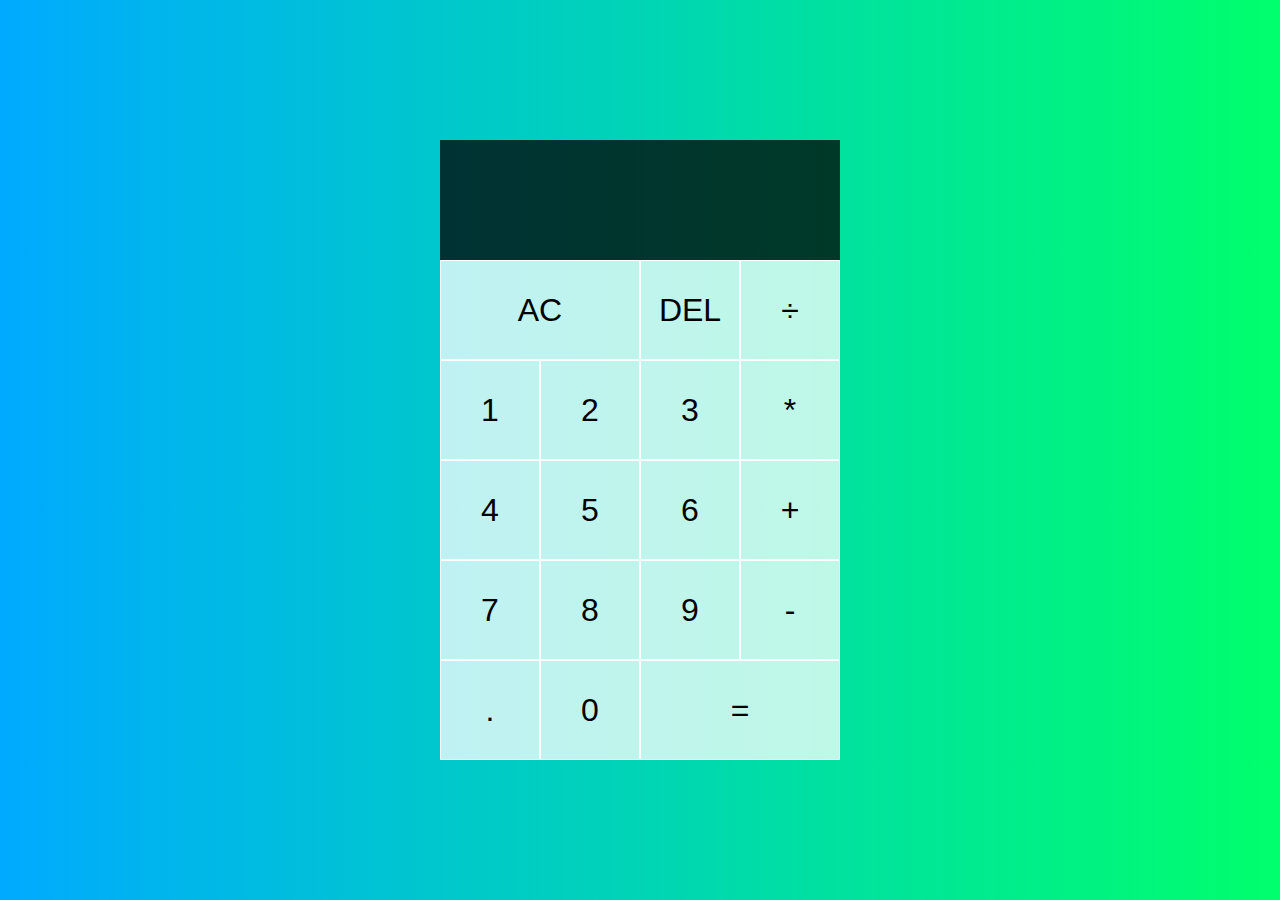
<file: calculator-app/index.html>
<!DOCTYPE html>
<html lang="en">
  <head>
    <meta charset="UTF-8" />
    <meta http-equiv="X-UA-Compatible" content="IE=edge" />
    <meta name="viewport" content="width=device-width, initial-scale=1.0" />
    <title>Calculator</title>
    <link rel="stylesheet" href="style.css" />
    <script src="./script.js" defer></script>
  </head>
  <body>
    <div class="calculator-grid">
      <div class="output">
        <div data-previous-operand class="previous-operand"></div>
        <div data-current-operand class="current-operand"></div>
      </div>
      <button data-all-clear class="span-two">AC</button>
      <button data-delete>DEL</button>
      <button data-operation>&#247;</button>
      <button data-number>1</button>
      <button data-number>2</button>
      <button data-number>3</button>
      <button data-operation>*</button>
      <button data-number>4</button>
      <button data-number>5</button>
      <button data-number>6</button>
      <button data-operation>+</button>
      <button data-number>7</button>
      <button data-number>8</button>
      <button data-number>9</button>
      <button data-operation>-</button>
      <button data-number>.</button>
      <button data-number>0</button>
      <button data-equals class="span-two">=</button>
    </div>
  </body>
</html>
</file>
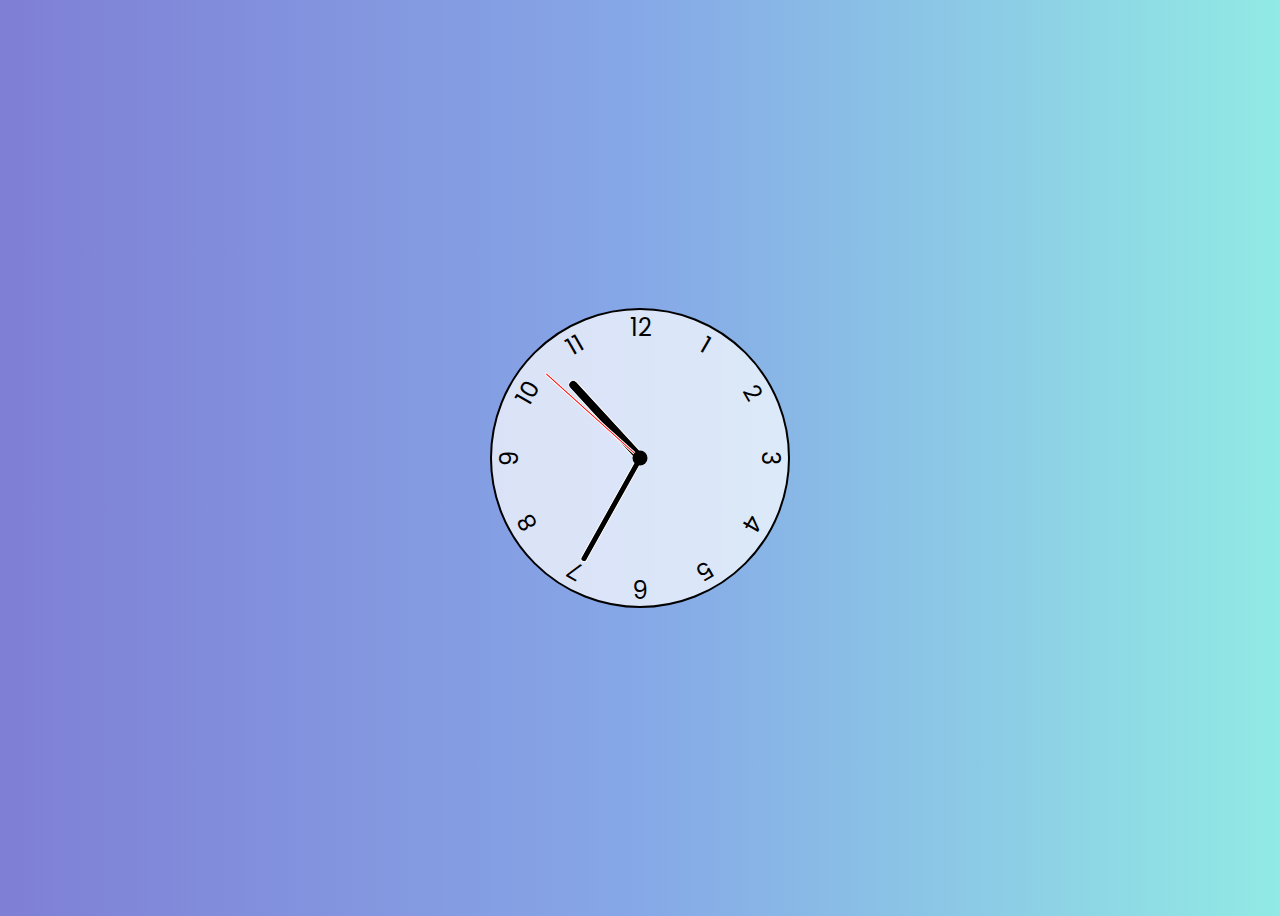
<file: clock-app/index.html>
<!DOCTYPE html>
<html lang="en">
  <head>
    <meta charset="UTF-8" />
    <meta http-equiv="X-UA-Compatible" content="IE=edge" />
    <meta name="viewport" content="width=device-width, initial-scale=1.0" />
    <title>CLock</title>
    <link rel="stylesheet" href="style.css" />
    <script src="./script.js" defer></script>
  </head>
  <body>
    <div class="clock">
      <div class="hand hour" data-hour-hand></div>
      <div class="hand minute" data-minute-hand></div>
      <div class="hand second" data-second-hand></div>
      <div class="number number1">1</div>
      <div class="number number2">2</div>
      <div class="number number3">3</div>
      <div class="number number4">4</div>
      <div class="number number5">5</div>
      <div class="number number6">6</div>
      <div class="number number7">7</div>
      <div class="number number8">8</div>
      <div class="number number9">9</div>
      <div class="number number10">10</div>
      <div class="number number11">11</div>
      <div class="number number12">12</div>
    </div>
  </body>
</html>
</file>
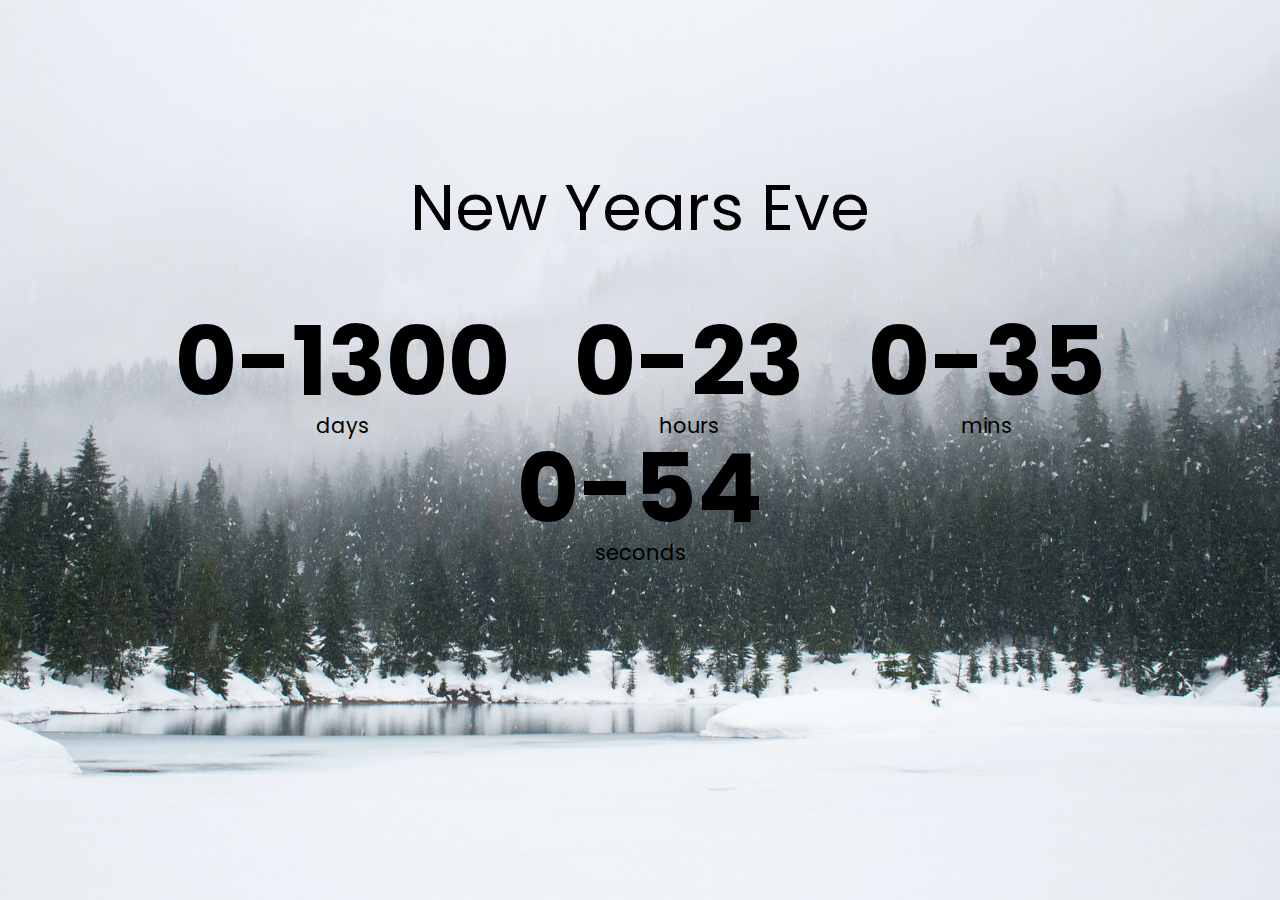
<file: countdown-timer/index.html>
<!DOCTYPE html>
<html lang="en">
  <head>
    <meta charset="UTF-8" />
    <meta http-equiv="X-UA-Compatible" content="IE=edge" />
    <meta name="viewport" content="width=device-width, initial-scale=1.0" />
    <title>Countdown Timer</title>
    <link rel="stylesheet" href="style.css" />
  </head>
  <body>
    <h1 class="newyear">New Years Eve</h1>

    <div class="countdown-container">
      <div class="countdown-el days-c">
        <p class="big-text" id="days">0</p>
        <span>days</span>
      </div>

      <div class="countdown-el hours-c">
        <p class="big-text" id="hours">0</p>
        <span>hours</span>
      </div>

      <div class="countdown-el mins-c">
        <p class="big-text" id="mins">0</p>
        <span>mins</span>
      </div>

      <div class="countdown-el seconds-c">
        <p class="big-text" id="seconds">0</p>
        <span>seconds</span>
      </div>
    </div>
    <script src="./script.js"></script>
  </body>
</html>
</file>
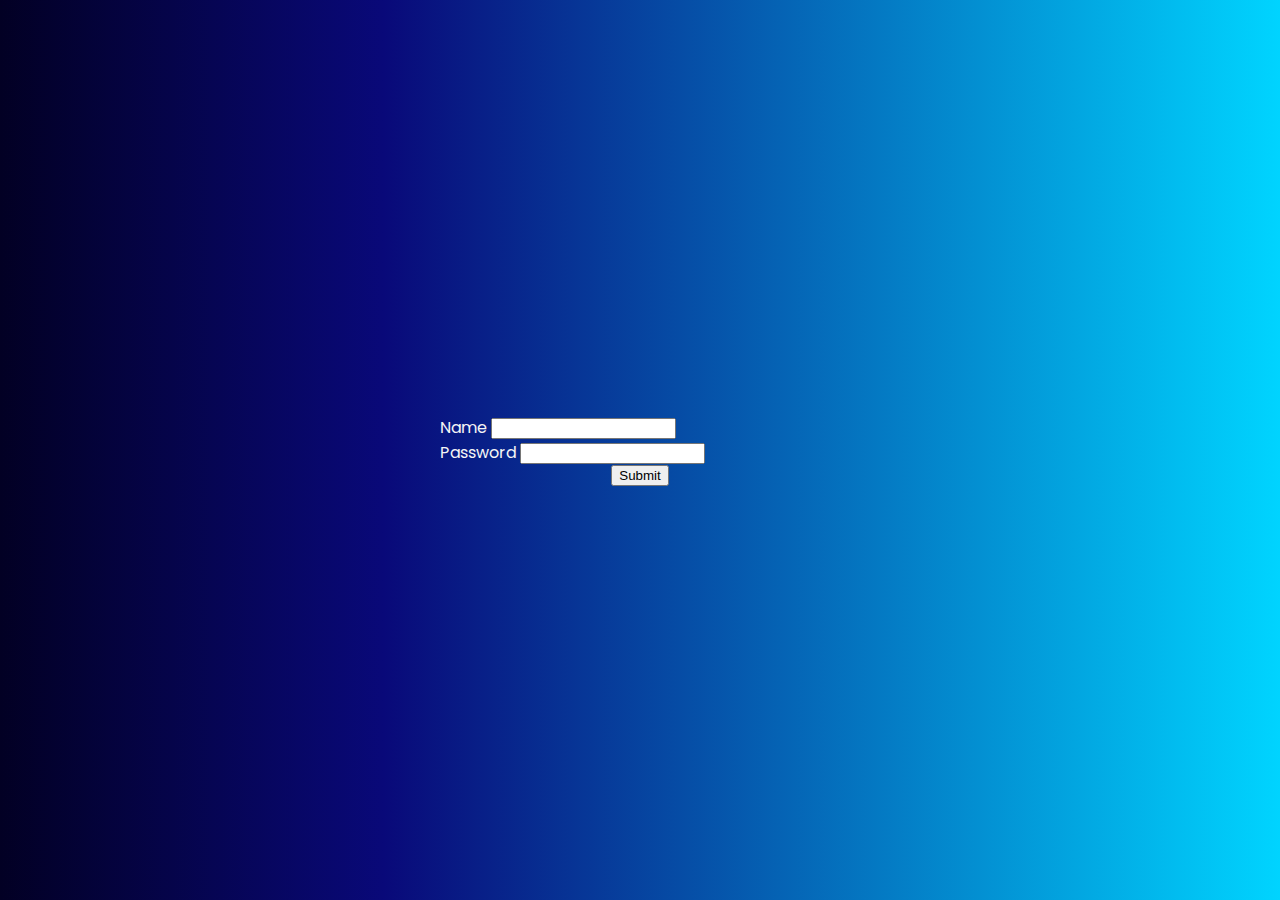
<file: form-validator/index.html>
<!DOCTYPE html>
<html lang="en">
  <head>
    <meta charset="UTF-8" />
    <meta http-equiv="X-UA-Compatible" content="IE=edge" />
    <meta name="viewport" content="width=device-width, initial-scale=1.0" />
    <title>Form</title>
    <link rel="stylesheet" href="style.css" />
  </head>
  <body>
    <div id="errorElement"></div>
    <div class="form-container">
    <form action="/form-validator/" method="get" id="form">
      <div>
        <label for="name">Name</label>
        <input type="text" name="name" id="name" required />
      </div>
      <div>
        <label for="password ">Password</label>
        <input type="password" name="password" id="password" />
      </div>
    </div>
      <button type="submit">Submit</button>
    </form>
    <script src="./script.js"></script>
  </body>
</html>
</file>
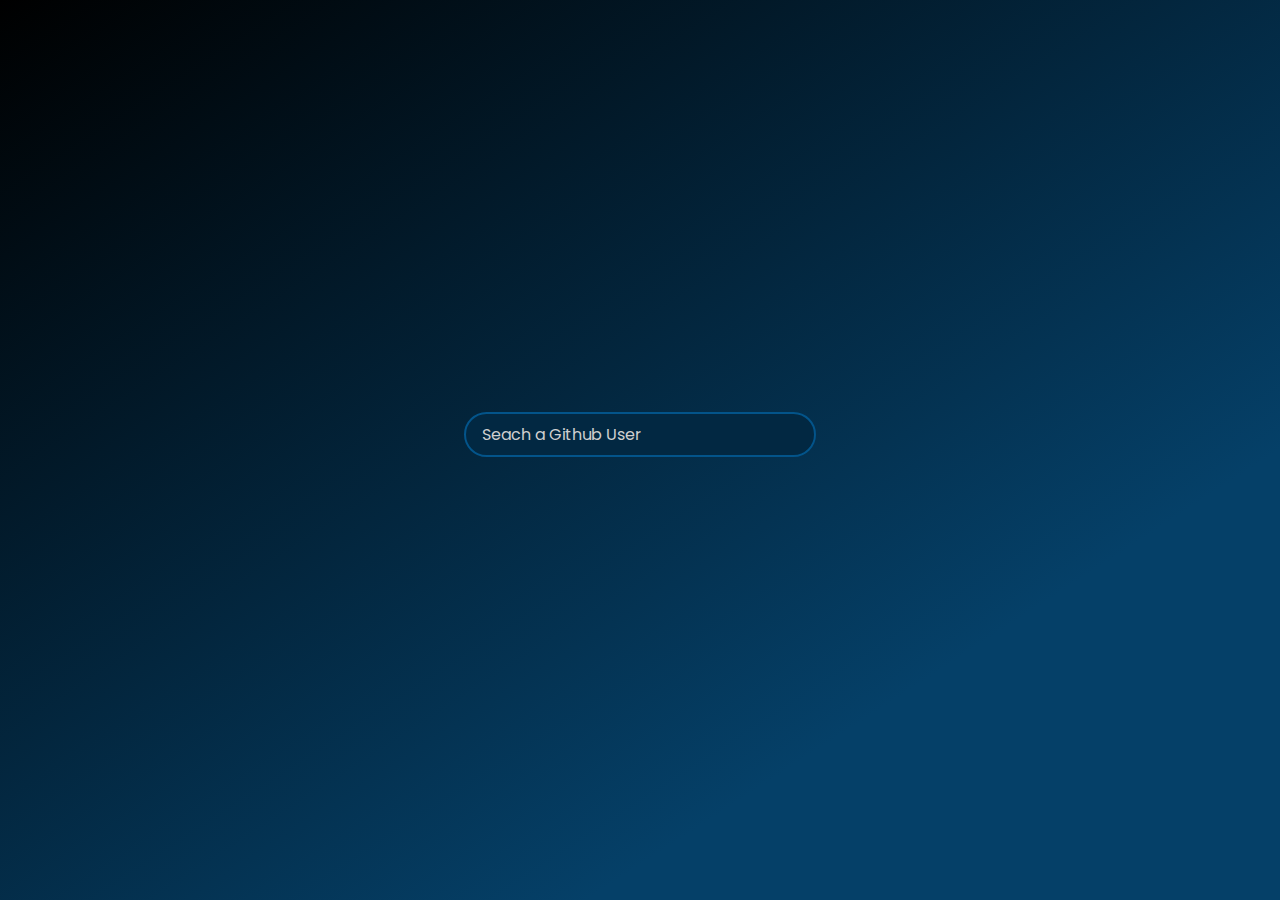
<file: github-profiles/index.html>
<!DOCTYPE html>
<html lang="en">
  <head>
    <meta charset="UTF-8" />
    <meta http-equiv="X-UA-Compatible" content="IE=edge" />
    <meta name="viewport" content="width=device-width, initial-scale=1.0" />
    <title>Github Profile</title>
    <link rel="stylesheet" href="style.css" />
  </head>
  <body>
    <form id="form">
      <input
        type="text"
        id="search"
        class="search"
        placeholder="Seach a Github User"
      />
    </form>
    <main id="main"></main>
    <script src="./script.js"></script>
  </body>
</html>
</file>
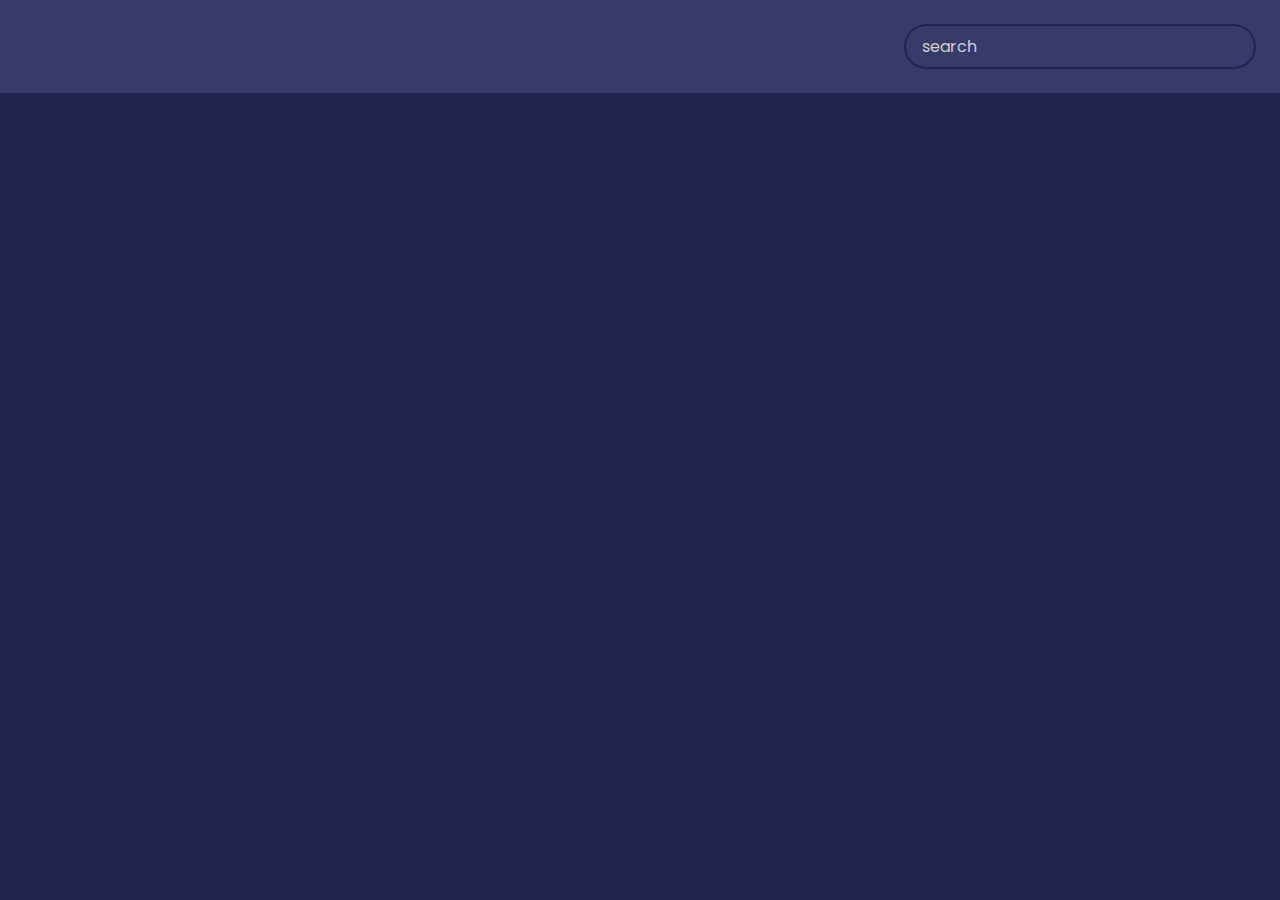
<file: movie-app/index.html>
<!DOCTYPE html>
<html lang="en">
  <head>
    <meta charset="UTF-8" />
    <meta http-equiv="X-UA-Compatible" content="IE=edge" />
    <meta name="viewport" content="width=device-width, initial-scale=1.0" />
    <title>Movie App</title>
    <link rel="stylesheet" href="style.css" />
  </head>
  <body>
    <header>
      <form id="form">
        <input
          type="text"
          class="search"
          id="search"
          placeholder="search"
          autocomplete="off"
        />
      </form>
    </header>
    <main id="main">
      <!-- <div class="movie">
        <img
          src="https://image.tmdb.org/t/p/w1280/jrgifaYeUtTnaH7NF5Drkgjg2MB.jpg"
          alt="movie poster"
        />
        <div class="movie-info">
          <h3>Movie Title</h3>
          <span>8.4</span>
        </div>
      </div> -->
    </main>
    <script src="./script.js"></script>
  </body>
</html>
</file>
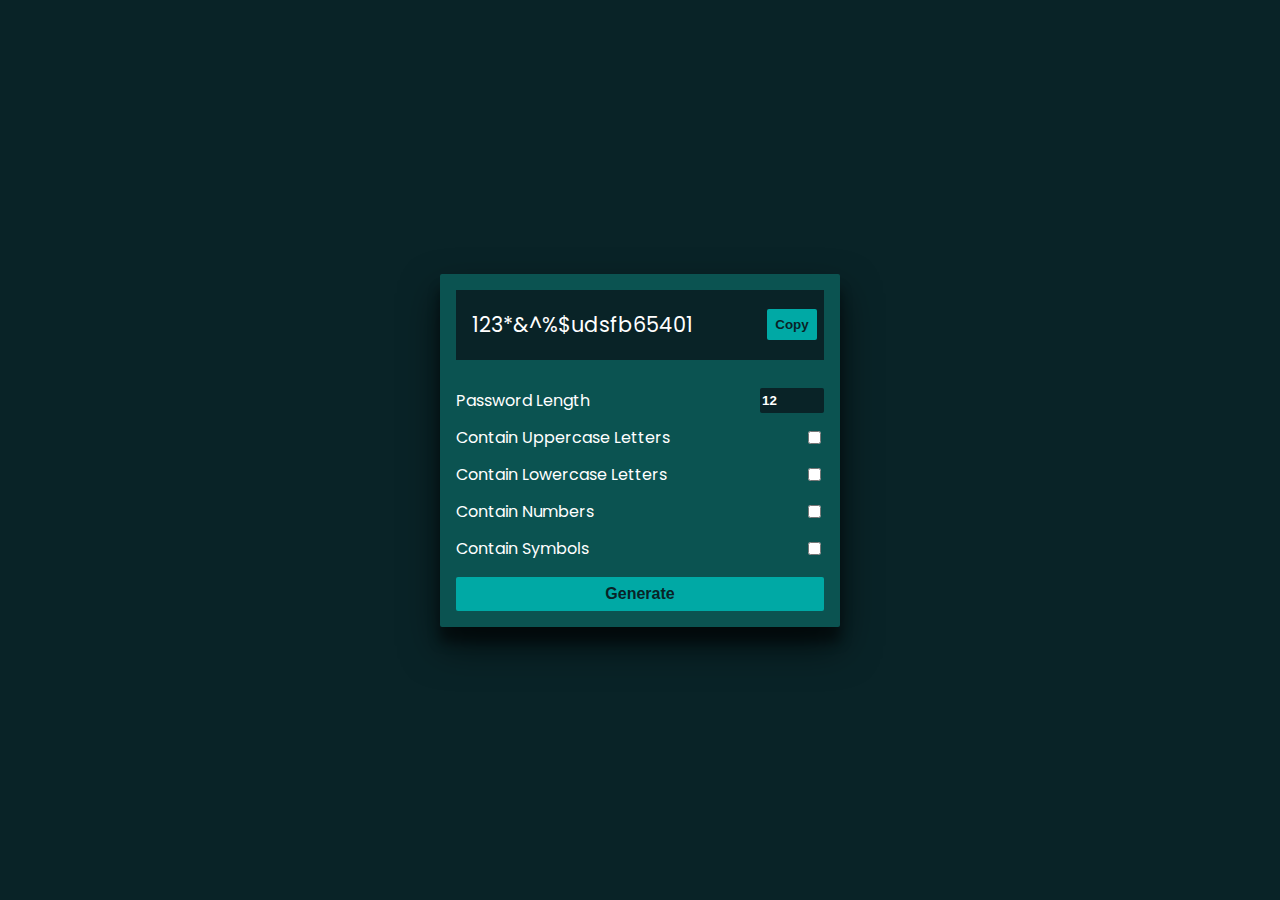
<file: password-generator/index.html>
<!DOCTYPE html>
<html lang="en">
  <head>
    <meta charset="UTF-8" />
    <meta http-equiv="X-UA-Compatible" content="IE=edge" />
    <meta name="viewport" content="width=device-width, initial-scale=1.0" />
    <title>Password Generator</title>
    <link rel="stylesheet" href="style.css" />
  </head>
  <body>
    <div class="pw-container">
      <div class="pw-header">
        <div class="pw">
          <span id="pw">123*&^%$udsfb65401</span>
          <button id="copy">Copy</button>
        </div>
      </div>
      <div class="pw-body">
        <div class="form-control">
          <label for="len">Password Length</label>
          <input
            class="len"
            id="len"
            value="12"
            type="number"
            min="5"
            max="15"
          />
        </div>
        <div class="form-control">
          <label for="upper">Contain Uppercase Letters</label>
          <input id="upper" type="checkbox" />
        </div>
        <div class="form-control">
          <label for="lower">Contain Lowercase Letters</label>
          <input id="lower" type="checkbox" />
        </div>
        <div class="form-control">
          <label for="number">Contain Numbers</label>
          <input id="number" type="checkbox" />
        </div>
        <div class="form-control">
          <label for="symbol">Contain Symbols</label>
          <input id="symbol" type="checkbox" />
        </div>
        <button class="generate" id="generate">Generate</button>
      </div>
    </div>
    <script src="./script.js"></script>
  </body>
</html>
</file>
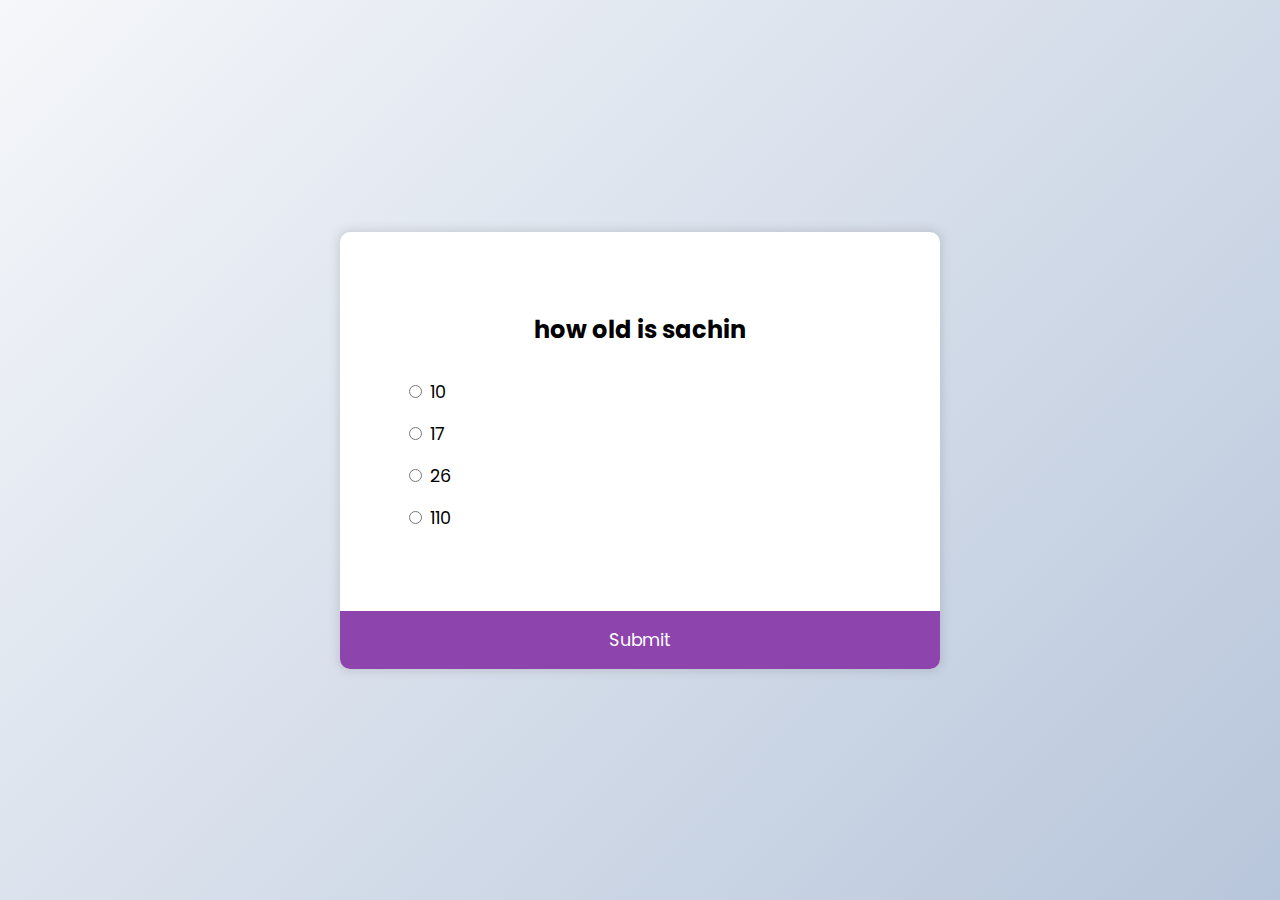
<file: quiz-app/index.html>
<!DOCTYPE html>
<html lang="en">
  <head>
    <meta charset="UTF-8" />
    <meta http-equiv="X-UA-Compatible" content="IE=edge" />
    <meta name="viewport" content="width=device-width, initial-scale=1.0" />
    <title>Quiz App</title>
    <link rel="stylesheet" href="style.css" />
  </head>
  <body>
    <div class="quiz-container" id="quiz">
      <div class="quiz-header">
        <h2 id="question">Question Text</h2>
        <ul>
          <li>
            <input type="radio" id="a" name="answer" />
            <label id="a_text" for="a">Question</label>
          </li>
          <li>
            <input type="radio" id="b" name="answer" />
            <label id="b_text" for="b">Question</label>
          </li>
          <li>
            <input type="radio" id="c" name="answer" />
            <label id="c_text" for="c">Question</label>
          </li>
          <li>
            <input type="radio" id="d" name="answer" />
            <label id="d_text" for="d">Question</label>
          </li>
        </ul>
      </div>

      <button id="submit">Submit</button>
    </div>
    <script src="./script.js"></script>
  </body>
</html>
</file>
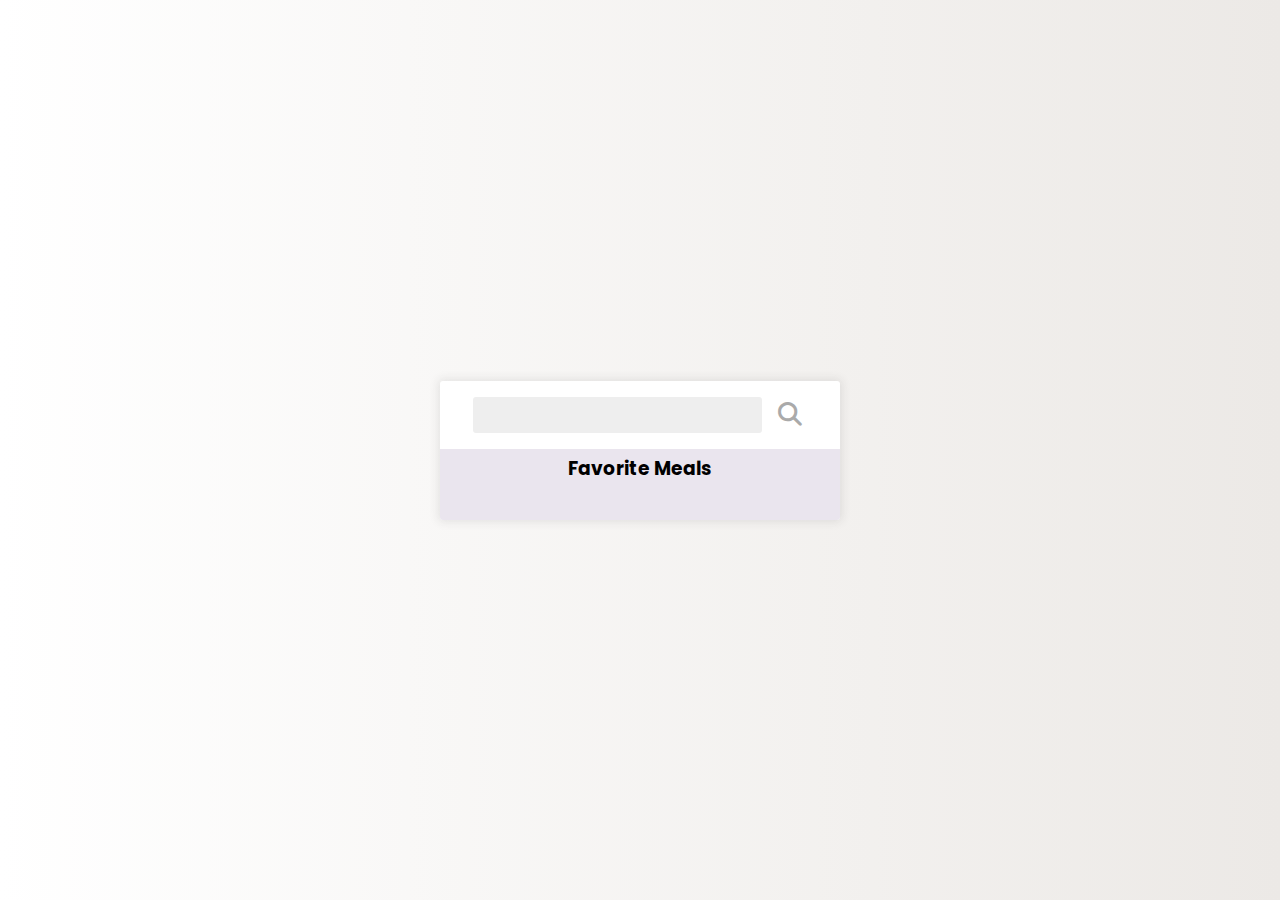
<file: recipe-app/index.html>
<!DOCTYPE html>
<html lang="en">
  <head>
    <meta charset="UTF-8" />
    <meta http-equiv="X-UA-Compatible" content="IE=edge" />
    <meta name="viewport" content="width=device-width, initial-scale=1.0" />
    <title>Recipe App</title>
    <link rel="stylesheet" href="https://cdnjs.cloudflare.com/ajax/libs/font-awesome/6.1.1/css/all.min.css">
    <link rel="stylesheet" href="style.css" />
  </head>
  <body>
    <div class="mobile-container">
      <header>
        <input type="text">
          <button id="search"> <i class="fas fa-magnifying-glass"></i></button> 
        </input>
      </header>
      <div class="fav-container">
        <h3>Favorite Meals</h3>
        <ul class="fav-meals" id="fav-meals">
      </div>
      <div class="meals" id="meals">
      </div>
    </div>
    <script src="./script.js"></script>
  </body>
</html>
</file>
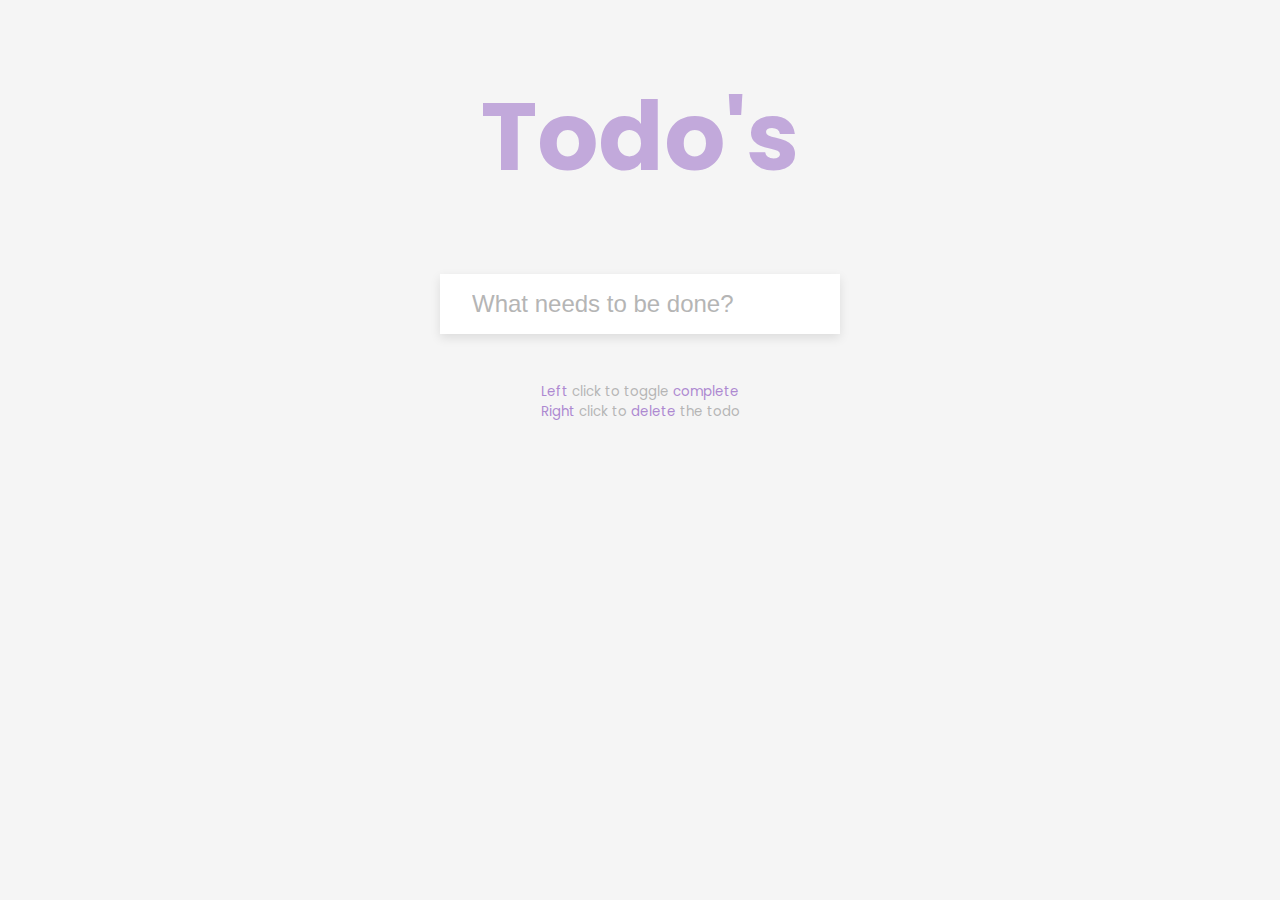
<file: todo-app/index.html>
<!DOCTYPE html>
<html lang="en">
  <head>
    <meta charset="UTF-8" />
    <meta http-equiv="X-UA-Compatible" content="IE=edge" />
    <meta name="viewport" content="width=device-width, initial-scale=1.0" />
    <title>Todo App</title>
    <link rel="stylesheet" href="style.css" />
  </head>
  <body>
    <h1>Todo's</h1>
    <form id="form">
      <input
        type="text"
        id="input"
        class="input"
        placeholder="What needs to be done?"
        autocomplete="off"
      />
      <ul class="todos" id="todos">
        <!-- <li>this is a todo list</li> -->
      </ul>
    </form>
    <small
      ><span>Left</span> click to toggle <span>complete</span> <br />
      <span>Right</span> click to <span>delete</span> the todo</small
    >
    <script src="./script.js"></script>
  </body>
</html>
</file>
<file: calculator-app/style.css>
@import url('https://fonts.googleapis.com/css2?family=Poppins:wght@200;400;600&display=swap');
@import url('http://fonts.cdnfonts.com/css/gotham-rounded-ssm');
/* font-family: 'Poppins', sans-serif; */
* {
  box-sizing: border-box;
  font-family: 'Gotham Rounded SSm', sans-serif;
  font-weight: normal;
}

body {
  padding: 0;
  margin: 0;
  background: linear-gradient(to right, #00aaff, #00ff6c);
  /* border: 1px solid red; */
}

.calculator-grid {
  display: grid;
  justify-content: center;
  align-content: center;
  min-height: 100vh;
  /* border: 1px solid red; */
  grid-template-columns: repeat(4, 100px);
  grid-template-rows: minmax(120px, auto) repeat(5, 100px);
}

.calculator-grid > button {
  cursor: pointer;
  font-size: 2rem;
  border: 1px solid white;
  outline: none;
  background-color: rgba(255, 255, 255, 0.75);
  /* border: 1px solid red; */
}

.calculator-grid > button:hover {
  background-color: rgba(255, 255, 255, 0.9);
}

.span-two {
  grid-column: span 2;
}

.output {
  grid-column: 1 / -1;
  background-color: rgba(0, 0, 0, 0.75);
  display: flex;
  align-items: flex-end;
  justify-content: space-around;
  flex-direction: column;
  padding: 10px;
  word-wrap: break-word;
  word-break: break-all;
}

.output .previous-operand {
  color: rgba(255, 255, 255, 0.75);
  font-size: 1.5rem;
}

.output .current-operand {
  color: white;
  font-size: 2.5rem;
}
</file>
<file: clock-app/style.css>
@import url('https://fonts.googleapis.com/css2?family=Poppins:wght@200;400;600&display=swap');
/* font-family: 'Poppins', sans-serif; */
* {
  box-sizing: border-box;
  font-family: 'Poppins', sans-serif;
}

body {
  background: linear-gradient(to right, #7f7fd5, #86a8e7, #91eae4);
  display: flex;
  justify-content: center;
  align-items: center;
  min-height: 100vh;
  overflow: hidden;
}

.clock {
  width: 300px;
  height: 300px;
  background-color: rgba(255, 255, 255, 0.7);
  border-radius: 50%;
  border: 2px solid black;
  position: relative;
}

.clock .number {
  --rotation: 0;
  position: absolute;
  width: 100%;
  height: 100%;
  font-size: 1.5rem;
  /* background-color: red; */
  text-align: center;
  transform: rotate(var(--rotation));
}

.clock .number1 {
  --rotation: 30deg;
}
.clock .number2 {
  --rotation: 60deg;
}
.clock .number3 {
  --rotation: 90deg;
}
.clock .number4 {
  --rotation: 120deg;
  /* transform: rotateZ(120deg); */
  /* background-color: red; */
}
.clock .number5 {
  --rotation: 150deg;
}
.clock .number6 {
  --rotation: 180deg;
}
.clock .number7 {
  --rotation: 210deg;
}
.clock .number8 {
  --rotation: 240deg;
}
.clock .number9 {
  --rotation: 270deg;
}
.clock .number10 {
  --rotation: 300deg;
}
.clock .number11 {
  --rotation: 330deg;
}

.clock .hand {
  --rotation: 0;
  position: absolute;
  bottom: 50%;
  left: 50%;

  background-color: black;
  border: 1px solid white;
  border-top-left-radius: 10px;
  border-top-right-radius: 10px;
  transform-origin: bottom;
  z-index: 10;
  transform: translateX(-50%) rotate(calc(var(--rotation) * 1deg));
  /* transform: ; */
}

.clock::after {
  content: '';
  position: absolute;
  background-color: black;
  z-index: 11;
  width: 15px;
  height: 15px;
  top: 50%;
  left: 50%;
  transform: translate(-50%, -50%);
  border-radius: 50%;
}

.clock .hand.second {
  width: 3px;
  height: 43%;
  background-color: red;
}

.clock .hand.minute {
  width: 7px;
  height: 40%;
  background-color: black;
}

.clock .hand.hour {
  width: 10px;
  height: 35%;
  background-color: black;
}
</file>
<file: countdown-timer/style.css>
@import url('https://fonts.googleapis.com/css2?family=Poppins:wght@200;400;600&display=swap');
/* font-family: 'Poppins', sans-serif; */
* {
  box-sizing: border-box;
}

body {
  background-image: url(./bg.jpg);
  background-size: cover;
  background-position: center center;
  min-height: 100vh;
  font-family: 'Poppins', sans-serif;
  margin: 0;

  display: flex;
  flex-direction: column;
  /* justify-content: center; */
  align-items: center;
}

h1 {
  font-weight: normal;
  font-size: 4rem;
  margin-top: 10rem;
}

.countdown-container {
  display: flex;
  flex-wrap: wrap;
  align-items: center;
  justify-content: center;
  margin: 1rem 2rem;
}

.big-text {
  font-weight: bold;
  font-size: 6rem;
  line-height: 1;
  margin: 0 2rem;
}

.countdown-el {
  text-align: center;
}

.countdown-el span {
  font-size: 1.3rem;
}
</file>
<file: form-validator/style.css>
@import url('https://fonts.googleapis.com/css2?family=Poppins:wght@200;400;600&display=swap');
/* font-family: 'Poppins', sans-serif; */
* {
  box-sizing: border-box;
}

body {
  font-family: 'Poppins', sans-serif;
  margin: 0;
  display: flex;
  justify-content: center;
  align-items: center;
  height: 100vh;
  flex-direction: column;
  background: rgb(2, 0, 36);
  background: linear-gradient(
    90deg,
    rgba(2, 0, 36, 1) 0%,
    rgba(9, 9, 121, 1) 30%,
    rgba(0, 212, 255, 1) 100%
  );
}

.form-container {
  /* background-color: red; */
  color: whitesmoke;
  width: 400px;
}
</file>
<file: github-profiles/style.css>
@import url('https://fonts.googleapis.com/css2?family=Poppins:wght@200;400;600&display=swap');
/* font-family: 'Poppins', sans-serif; */
* {
  box-sizing: border-box;
}

body {
  background-color: #000000;
  background-image: linear-gradient(147deg, #000000 0%, #054068 74%);
  font-family: 'Poppins', sans-serif;
  margin: 0;
  display: flex;
  flex-direction: column;
  /* margin-top: 15rem; */
  justify-content: center;
  align-items: center;
  min-height: 100vh;
  overflow: hidden;
}

.img-container {
  height: 175px;
  width: 175px;
  /* padding: 1rem; */
  /* display: flex; */
  /* justify-content: center; */
}

.img-container img {
  max-width: 100%;
  max-height: 100%;
}
.container {
  display: grid;
  grid-template-columns: 0.5fr 1fr;
  grid-template-rows: 1;
  grid-auto-columns: 1;
  gap: 0px 25px;
  grid-auto-flow: row;
  /* grid-template-areas: '. .'; */
  justify-items: center;
  align-items: center;
  /* border: 1px solid red; */

  background-color: #022842;
  color: whitesmoke;
  padding: 1rem;
  box-shadow: 0px 5px 10px rgba(154, 160, 185, 0.05),
    0px 15px 40px rgba(166, 173, 201, 0.2);
  border-radius: 5px;
  min-height: 15rem;
}

.img-container img {
  border-radius: 50%;
  border: 10px solid rgb(2, 62, 102);
}

.user-info {
  max-width: 500px;
  word-wrap: break-word;
}

h2 {
  margin-bottom: 0;
}

p {
  font-size: 1rem;
}

.user-info ul {
  display: flex;
  justify-content: space-between;
  list-style: none;
  padding: 0;
  max-width: 400px;
}

.search {
  padding: 0.5rem 1rem;

  margin-bottom: 2rem;
  border-radius: 50px;
  background-color: #022842;
  border: 2px solid #03548a;
  font-family: inherit;
  font-size: 1rem;
  color: whitesmoke;
}

.search::placeholder {
  color: rgb(207, 207, 207);
}

.search:focus {
  outline: none;
  background-color: #033353;
}

.invalid-user {
  background-color: #022136;
  color: whitesmoke;
  padding: 1rem;
  box-shadow: 0px 5px 10px rgba(154, 160, 185, 0.05),
    0px 15px 40px rgba(166, 173, 201, 0.2);

  padding: 0.5rem 1rem;

  margin-bottom: 2rem;
  border-radius: 50px;
}

.repo {
  background-color: #024f8363;
  display: inline-block;
  color: whitesmoke;
  font-size: 0.7rem;
  padding: 0.25rem 0.5rem;
  margin-right: 0.5rem;
  margin-bottom: 0.5rem;
  text-decoration: none;

  border-radius: 3px;
}

strong {
  margin-left: 0.3rem;
}
</file>
<file: movie-app/style.css>
@import url('https://fonts.googleapis.com/css2?family=Poppins:wght@200;400;600&display=swap');
/* font-family: 'Poppins', sans-serif; */
* {
  box-sizing: border-box;
}

body {
  background-color: #22254b;
  font-family: 'Poppins', sans-serif;
  margin: 0;
}

header {
  background-color: #373b69;
  padding: 1.5rem;
  display: flex;
  justify-content: flex-end;
}

.search {
  padding: 0.5rem 1rem;
  border-radius: 50px;
  background-color: transparent;
  border: 2px solid #22254b;
  font-family: inherit;
  font-size: 1rem;
  color: whitesmoke;
}

.search::placeholder {
  color: rgb(207, 207, 207);
}

.search:focus {
  outline: none;
  background-color: #22254b;
}

main {
  display: flex;
  flex-wrap: wrap;
  /* align-items: baseline; */
  justify-content: center;
  /* border: 1px solid red; */
}

.movie {
  background-color: #373b69;
  border-radius: 3px;
  /* border: 1px solid red; */
  box-shadow: 0 4px 5px rgba(0, 0, 0, 0.2);
  width: 250px;
  /* height: 300px; */
  margin: 1rem;
  overflow: hidden;
  position: relative;
}

.movie img {
  width: 100%;
}

.movie-info {
  color: #eee;
  display: flex;
  justify-content: space-between;
  align-items: center;
  padding: 0.5rem 1rem 1rem;
  letter-spacing: 0.5px;
}

.movie-info h3 {
  margin: 0;
  font-size: 15px;
}

.movie-info span {
  background-color: #22254b;
  border-radius: 3px;
  padding: 0.25rem 0.5rem;
  font-size: 15px;
  font-weight: bold;
}

.movie-info span.green {
  color: #85bb51;
}
.movie-info span.orange {
  color: #d0751f;
}
.movie-info span.red {
  color: #f53819;
}

.overview {
  background-color: #373b69;
  padding: 2rem;
  position: absolute;
  max-height: 100%;
  overflow: auto;
  bottom: 0;
  left: 0;
  right: 0;
  transform: translateY(100%);
  transition: transform 0.3s ease-in;
  color: rgb(207, 207, 207);
  font-size: 0.8rem;
}

.movie:hover .overview {
  transform: translateY(0);
}

.overview h3 {
  margin-top: 0;
  font-weight: bold;
}
</file>
<file: password-generator/style.css>
@import url('https://fonts.googleapis.com/css2?family=Poppins:wght@200;400;600&display=swap');
/* font-family: 'Poppins', sans-serif; */
* {
  box-sizing: border-box;
}

body {
  font-family: 'Poppins', sans-serif;
  margin: 0;
  background-color: #092327;
  color: white;
  min-height: 100vh;
  /* border: 1px solid red; */

  display: flex;
  justify-content: center;
  align-items: center;
  flex-direction: column;
}

.pw-container {
  background-color: #0b5351;
  width: 400px;
  box-shadow: rgba(0, 0, 0, 0.6) 0px 19px 38px,
    rgba(0, 0, 0, 0.44) 0px 15px 12px;
  border-radius: 2px;
}

.pw-header {
  padding: 1rem;
}

.pw-body {
  padding: 0 1rem 1rem;
}

.pw {
  width: 100%;
  height: 70px;
  background-color: #092327;
  font-size: 1.3rem;
  padding: 1rem;

  display: flex;
  align-items: center;
  position: relative;
  overflow: auto;
}

.pw button {
  position: absolute;
  /* bottom: 20%; */
  right: 2%;
  /* transform: translate(-10%, -100%); */
  background-color: #00a9a5;
  padding: 0.5rem;
  color: #092327;
  border: none;
  opacity: 1;
  /* transition: opacity 0.2s ease, transform 0.2s ease; */

  border-radius: 2px;
  font-weight: bold;
  cursor: pointer;
}

/* .pw:hover button {
  opacity: 1;
  transform: translate(-10%, -50%);
} */

.form-control {
  color: white;

  display: flex;
  justify-content: space-between;
  margin: 0.75rem 0;
}

.form-control .len {
  /* border: 1px solid red; */
  background-color: #092327;
  border-radius: 2px;
  border: none;
  color: white;
  font-weight: bold;
  width: 4rem;
}

.generate {
  display: block;
  padding: 0.5rem;
  margin-top: 1rem;
  /* margin-bottom: 0.5rem; */
  width: 100%;
  font-weight: bold;
  font-size: 1rem;
  background-color: #00a9a5;
  border: none;
  border-radius: 2px;
  color: #092327;
  cursor: pointer;
}
</file>
<file: quiz-app/style.css>
@import url('https://fonts.googleapis.com/css2?family=Poppins:wght@200;400;600&display=swap');
/* font-family: 'Poppins', sans-serif; */
* {
  box-sizing: border-box;
}

body {
  background-color: #b8c6db;
  background-image: linear-gradient(315deg, #b8c6db 0%, #f5f7fa 100%);
  font-family: 'Poppins', sans-serif;
  margin: 0;
  min-height: 100vh;
  display: flex;
  align-items: center;
  justify-content: center;
}

h2 {
  margin: 0;
  text-align: center;
  padding: 1rem;
}

ul li {
  margin: 1rem 0;
  font-size: 1.1rem;
}
ul li label {
  cursor: pointer;
}

.quiz-container {
  background-color: #fff;
  width: 600px;
  border-radius: 5px;
  box-shadow: 0 0 10px 2px rgba(100, 100, 100, 0.2);
  max-width: 100%;
  border-radius: 10px;
  overflow: hidden;
}

.quiz-header {
  padding: 4rem;
}

ul {
  list-style-type: none;
  padding: 0;
}

button {
  background-color: #8e44ad;
  display: block;
  width: 100%;
  padding: 1rem;
  color: white;
  font-family: inherit;
  border: none;
  font-size: 1.1rem;
  cursor: pointer;
  transition: background-color 0.3s;
}

button:hover {
  background-color: #661f85;
}

button:active {
  background-color: #9c30ca;
  box-shadow: 0 5px #666;
  transform: translateY(4px);
}
</file>
<file: recipe-app/style.css>
@import url('https://fonts.googleapis.com/css2?family=Poppins:wght@200;400;600&display=swap');
/* font-family: 'Poppins', sans-serif; */
* {
  box-sizing: border-box;
}

body {
  font-family: 'Poppins', sans-serif;
  margin: 0;
  background: #ece9e6; /* fallback for old browsers */
  background: -webkit-linear-gradient(to right, #ffffff, #ece9e6);
  background: linear-gradient(to right, #ffffff, #ece9e6);

  display: flex;
  justify-content: center;
  align-items: center;
  min-height: 100vh;
}

img {
  max-width: 100%;
}

.mobile-container {
  width: 400px;
  background-color: #fff;
  box-shadow: 0 0 10px 2px #3333331a;
  border-radius: 3px;
  overflow: hidden;
}

header {
  padding: 1rem;
  display: flex;
  justify-content: center;
  align-items: center;
}

header input {
  padding: 0.5rem 1rem;
  border-radius: 3px;
  border: none;
  background-color: #eee;
  font-family: inherit;
}
header button {
  background-color: transparent;
  color: #aaa;
  font-size: 1.5rem;
  margin-left: 10px;
  border: none;
}

.fav-container {
  padding: 5px;
  text-align: center;
  background-color: rgb(234, 229, 238);
}

.fav-container h3 {
  margin: 0;
}
.fav-meals {
  display: flex;
  list-style-type: none;
  padding: 0;
  justify-content: center;
  flex-wrap: wrap;
}

.fav-meals li {
  width: 85px;
}

.fav-meals li img {
  border: 2px solid #ffffff;
  box-shadow: 0 0 10px 2px #3333331a;
  height: 70px;
  width: 70px;
  border-radius: 50%;
  object-fit: cover;
}

.fav-meals li span {
  font-size: 0.9rem;
}

.meal {
  margin: 1.5rem;
  box-shadow: 0 0 10px 2px #3333331a;
  border-radius: 3px;
  overflow: hidden;
}

.meal-header {
  position: relative;
}

.meal-header .random {
  position: absolute;
  top: 1rem;
  background-color: #fff;
  padding: 0.25rem 0.5rem;
  border-top-right-radius: 3px;
  border-bottom-right-radius: 3px;
}
.meal-header img {
  height: 240px;
  width: 100%;
  object-fit: cover;
}
.meal-body {
  display: flex;
  align-items: center;
  justify-content: space-between;
  padding: 1rem;
}

.meal-body h4 {
  margin: 0;
}

.meal-body .fav-btn {
  background-color: transparent;
  border: none;
  font-size: 1.2rem;
  color: rgb(189, 187, 187);
  cursor: pointer;
}

.meal-body .fav-btn .active {
  color: rgb(155, 92, 218);
}
</file>
<file: todo-app/style.css>
@import url('https://fonts.googleapis.com/css2?family=Poppins:wght@200;400;600&display=swap');
/* font-family: 'Poppins', sans-serif; */
* {
  box-sizing: border-box;
}

*:focus {
  outline: none;
}

body {
  font-family: 'Poppins', sans-serif;
  margin: 0;
  background-color: #f5f5f5;
  display: flex;
  flex-direction: column;
  justify-content: center;
  align-items: center;
  color: #444;
}

h1 {
  color: rgb(173, 137, 209);
  text-align: center;
  font-size: 6rem;
  opacity: 0.7;
}

form {
  max-width: 100%;
  width: 400px;
  /* margin: auto; */
  /* border: 1px solid red; */
}

.input {
  font-size: 1.5rem;
  padding: 1rem 2rem;
  display: block;
  width: 100%;
  border: none;
  box-shadow: 0 4px 10px rgba(0, 0, 0, 0.1);
  color: #444;
}

.input::placeholder {
  color: #b5b5b5;
}

.todos {
  background-color: #fff;
  padding: 0;
  margin: 0;
  list-style-type: none;
}
.todos li {
  font-size: 1rem;
  padding: 1rem 2rem;
  border-top: 1px solid #efefef;
  cursor: pointer;
  transition: all 0.2s;
}

.todos li.completed {
  text-decoration: line-through;
  color: #b5b5b5;
}

small {
  margin-top: 3rem;
  color: #b5b5b5;
  text-align: center;
}
small span {
  color: rgb(173, 137, 209);
}
</file>
